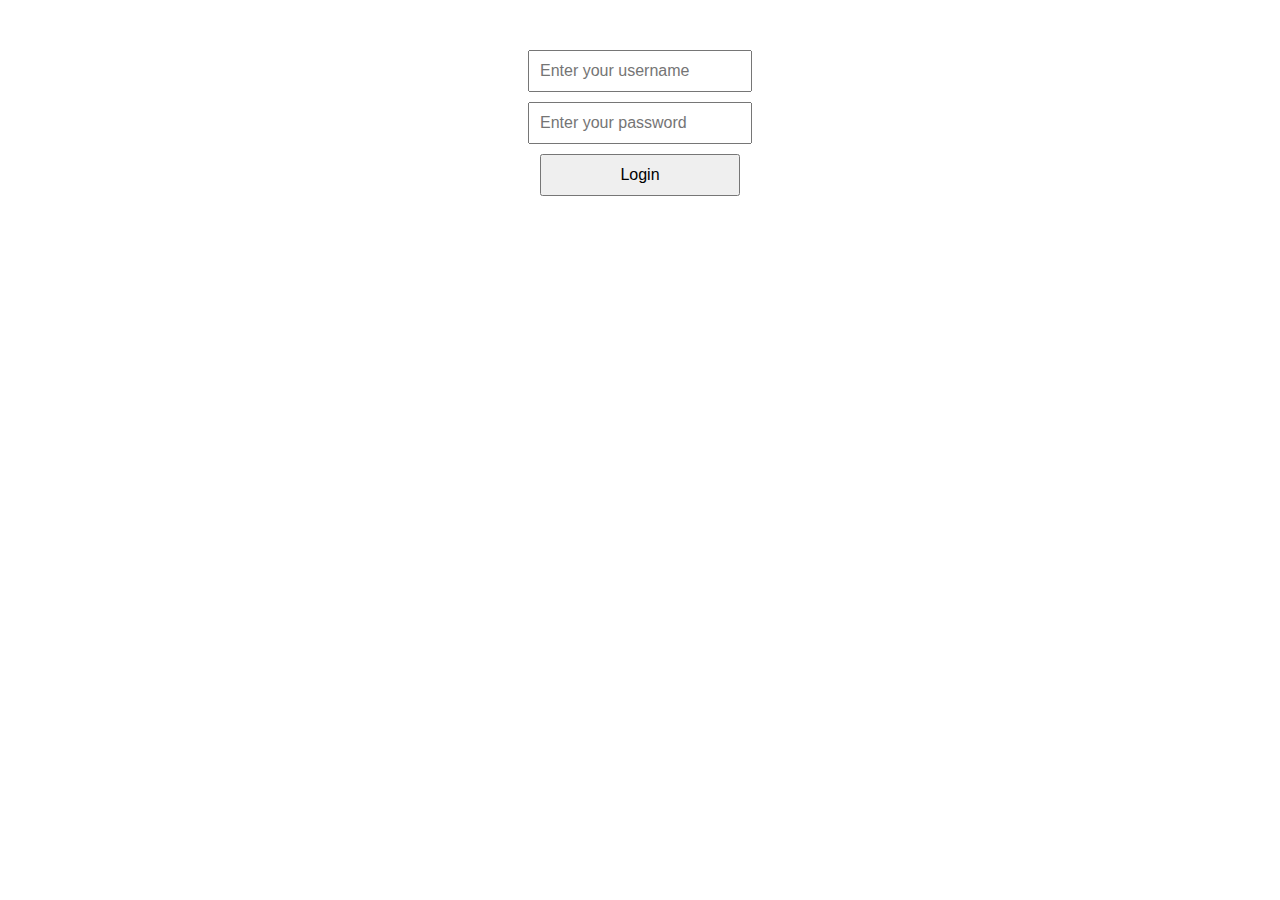
<file: index.html>
<!DOCTYPE html>
<html lang="en">
<head>
    <meta charset="UTF-8">
    <meta name="viewport" content="width=device-width, initial-scale=1.0">
    <title>Login</title>
    <link rel="stylesheet" href="styles_login.css">
</head>
<body>
    <h1></h1>
    <div class="form-container">
        <input type="text" id="usernameInput" placeholder="Enter your username">
        <input type="password" id="passwordInput" placeholder="Enter your password">
        <button id="loginButton">Login</button>
    </div>
    <p id="loginMessage"></p>

    <script src="scripts_login.js"></script>
</body>
</html>
</file>
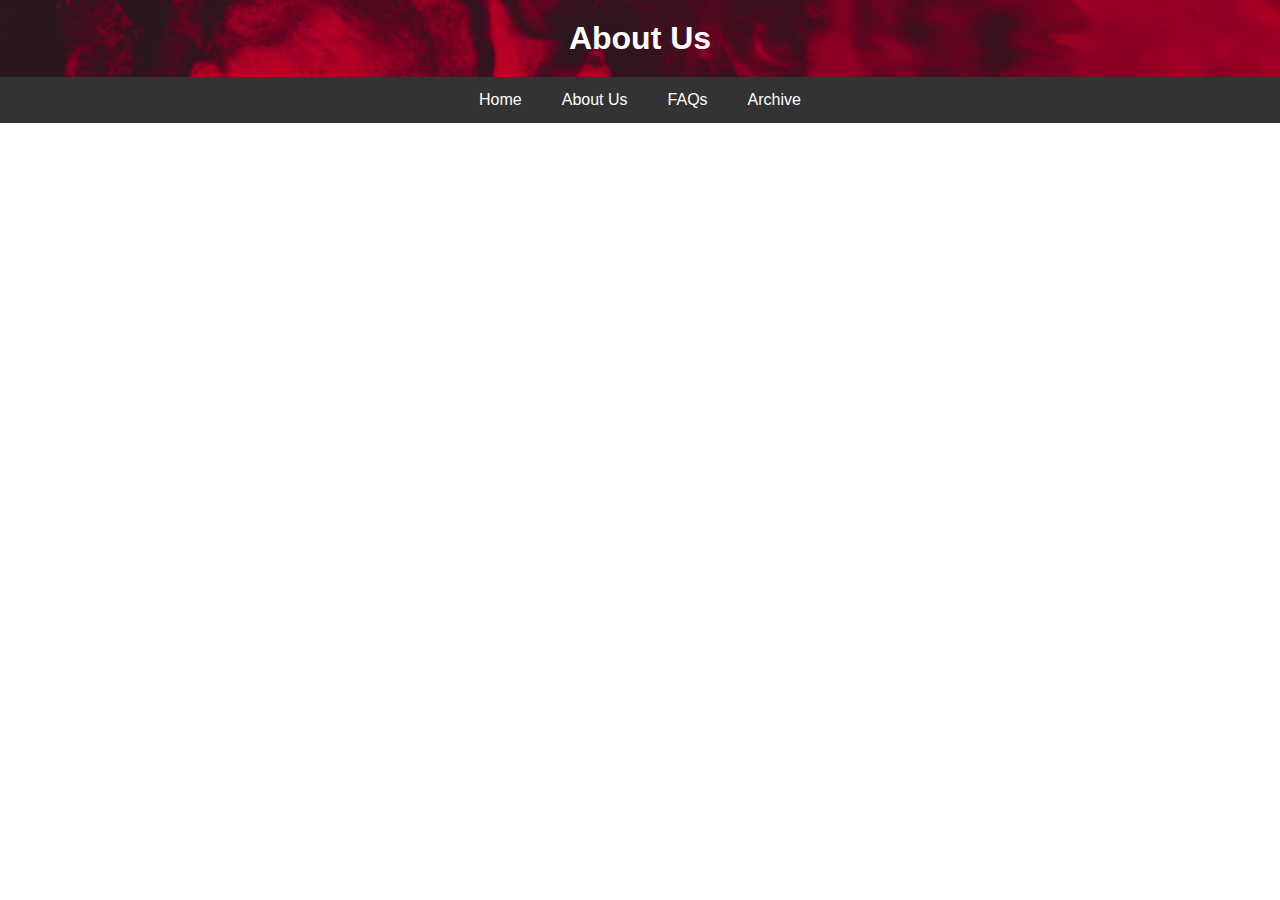
<file: AboutUs.html>
<!DOCTYPE html>
<html lang="en">
<head>
    <meta charset="UTF-8">
    <meta name="viewport" content="width=device-width, initial-scale=1.0">
    <title>About</title>
    <link rel="stylesheet" href="styles.css">
</head>
<body>
    <div class="header">
        <h1>About Us</h1>
    </div>
    <div class="nav-bar">
     <a href="#" onclick="navigateTo('home.html')">Home</a>
     <a href="#" onclick="navigateTo('AboutUs.html')">About Us</a>
     <a href="#" onclick="navigateTo('FAQs.html')">FAQs</a>
    <a href="#" onclick="navigateTo('archive.html')">Archive</a>
    </div>
    <script src="scripts.js"></script>
</body>
</html>
</file>
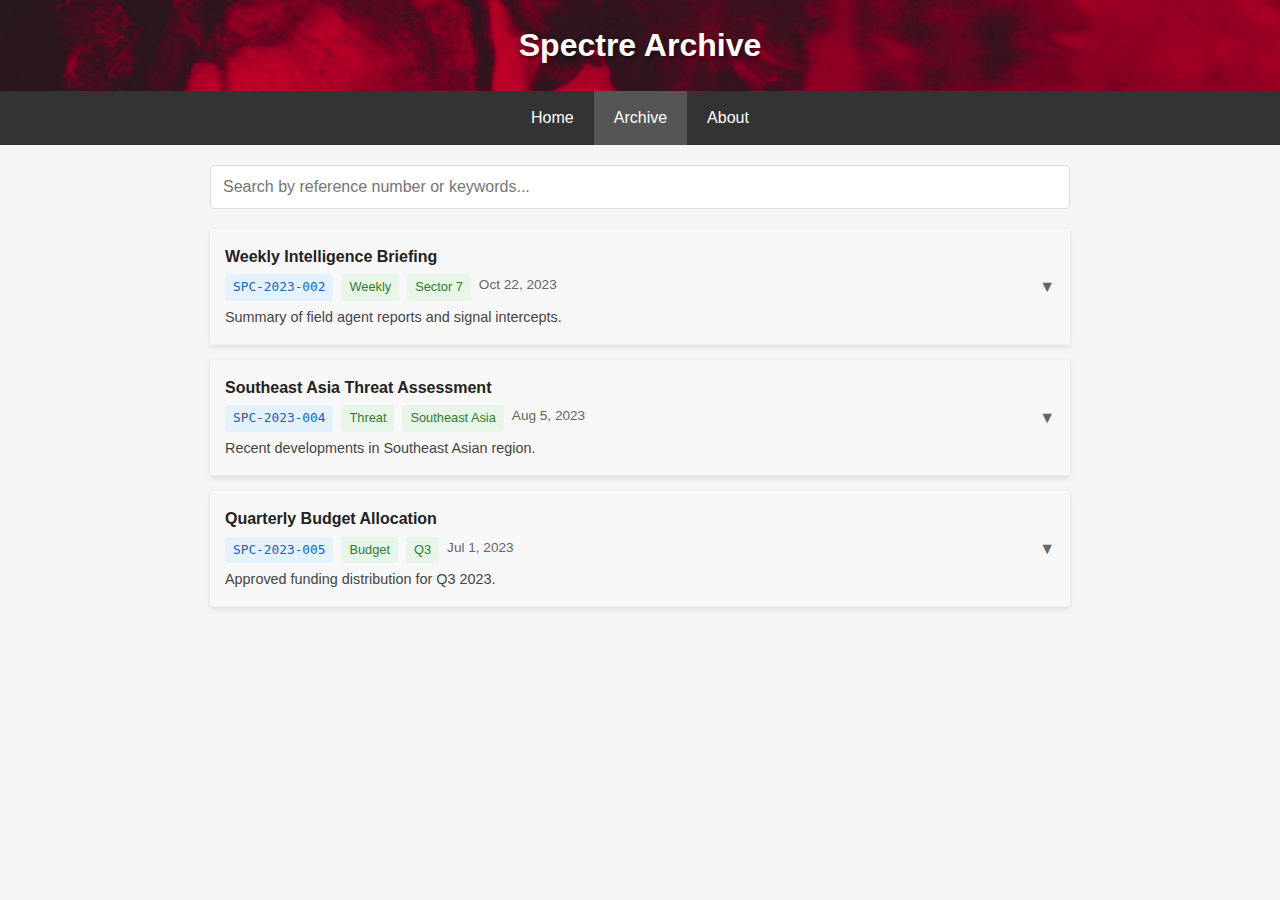
<file: Archive.html>
<!DOCTYPE html>
<html lang="en">
<head>
    <meta charset="UTF-8">
    <meta name="viewport" content="width=device-width, initial-scale=1.0">
    <title>Spectre Archive</title>
    <link rel="stylesheet" href="styles_archive.css">
</head>
<body>
    <div class="header">
        <h1>Spectre Archive</h1>
    </div>

    <!-- Navigation Bar -->
    <nav class="nav-bar">
        <a href="home.html">Home</a>
        <a href="archive.html" class="active">Archive</a>
        <a href="about.html">About</a>
    </nav>

    <div class="container">
        <div class="search-box">
            <input type="text" id="searchInput" placeholder="Search by reference number or keywords...">
        </div>
        
        <div id="documentsContainer">
            <!-- Documents will be loaded here -->
        </div>
    </div>

    <script>
        // Hardcoded document data
        const documents = [
            {
                ref: "SPC-2023-001",
                title: "Operation Midnight Sun",
                date: "2023-11-15",
                tags: ["Arctic", "Surveillance"],
                confidential: true,
                summary: "Final report on Arctic surveillance operations.",
                content: "All assets were successfully extracted with minimal complications. Weather conditions proved more challenging than anticipated, requiring adjustment to extraction timelines. Recommend additional cold weather gear for future operations in this region."
            },
            {
                ref: "SPC-2023-002",
                title: "Weekly Intelligence Briefing",
                date: "2023-10-22",
                tags: ["Weekly", "Sector 7"],
                confidential: false,
                summary: "Summary of field agent reports and signal intercepts.",
                content: "Increased activity detected in Sector 7. All other sectors reporting normal status. Signal intercepts suggest possible communication between unknown parties using encrypted channels. Three new frequencies identified for monitoring."
            },
            {
                ref: "SPC-2023-003",
                title: "Asset Extraction Protocol",
                date: "2023-09-18",
                tags: ["Protocol", "Emergency"],
                confidential: true,
                summary: "Standard operating procedures for emergency extraction.",
                content: "Updated safe house locations and new verification codes for Q4 2023. All field agents must acknowledge receipt of this update. Changes include new extraction points in urban areas and revised authentication procedures."
            },
            {
                ref: "SPC-2023-004",
                title: "Southeast Asia Threat Assessment",
                date: "2023-08-05",
                tags: ["Threat", "Southeast Asia"],
                confidential: false,
                summary: "Recent developments in Southeast Asian region.",
                content: "Shifting alliances detected. Three new persons of interest identified. Recommended increased surveillance on shipping lanes near coordinates 12.3456, 98.7654. Particular attention should be paid to cargo manifests from identified vessels."
            },
            {
                ref: "SPC-2023-005",
                title: "Quarterly Budget Allocation",
                date: "2023-07-01",
                tags: ["Budget", "Q3"],
                confidential: false,
                summary: "Approved funding distribution for Q3 2023.",
                content: "Field operations 45%, Research 25%, Equipment 20%, Contingency 10%. Special projects budget to be reviewed separately at next board meeting. Note: Additional funds allocated for drone upgrades in surveillance division."
            }
        ];

        // Format date
        function formatDate(dateString) {
            const options = { year: 'numeric', month: 'short', day: 'numeric' };
            return new Date(dateString).toLocaleDateString('en-US', options);
        }

        // Render documents
        function renderDocuments(searchTerm = '') {
            const container = document.getElementById('documentsContainer');
            container.innerHTML = '';
            
            const searchLower = searchTerm.toLowerCase();
            const isRefSearch = searchLower.startsWith("spc-") || searchLower.startsWith("spc");
            
            const filteredDocs = documents.filter(doc => {
                // Always show if not confidential
                if (!doc.confidential) return true;
                
                // Show confidential docs only if searched by exact reference
                if (doc.confidential) {
                    return doc.ref.toLowerCase() === searchLower || 
                           doc.ref.toLowerCase().includes(searchLower);
                }
                
                return false;
            }).filter(doc => {
                // Additional filtering for non-confidential docs
                if (!doc.confidential) {
                    return doc.ref.toLowerCase().includes(searchLower) || 
                           doc.title.toLowerCase().includes(searchLower) ||
                           doc.summary.toLowerCase().includes(searchLower) ||
                           doc.tags.some(tag => tag.toLowerCase().includes(searchLower));
                }
                return true;
            });
            
            if (filteredDocs.length === 0) {
                container.innerHTML = '<div class="no-results">No documents found matching your search criteria.</div>';
                return;
            }
            
            filteredDocs.forEach(doc => {
                const docElement = document.createElement('div');
                docElement.className = `document ${doc.confidential && !isRefSearch ? 'hidden-doc' : ''}`;
                docElement.innerHTML = `
                    <div class="document-header">
                        <div>
                            <div class="document-title">${doc.title}</div>
                            <div class="document-meta">
                                <span class="document-ref">${doc.ref}</span>
                                ${doc.tags.map(tag => `<span class="document-tag">${tag}</span>`).join('')}
                                ${doc.confidential ? '<span class="confidential-tag">CONFIDENTIAL</span>' : ''}
                                <span class="document-date">${formatDate(doc.date)}</span>
                            </div>
                            <div class="document-summary">${doc.summary}</div>
                        </div>
                        <div class="expand-icon">▼</div>
                    </div>
                    <div class="document-content">
                        <p>${doc.content}</p>
                    </div>
                `;
                container.appendChild(docElement);
                
                // Add click handler
                docElement.querySelector('.document-header').addEventListener('click', () => {
                    docElement.classList.toggle('active');
                });
            });
        }

        // Initialize
        document.addEventListener('DOMContentLoaded', () => {
            renderDocuments();
            
            // Search functionality
            document.getElementById('searchInput').addEventListener('input', (e) => {
                renderDocuments(e.target.value);
            });
        });
    </script>
</body>
</html>
</file>
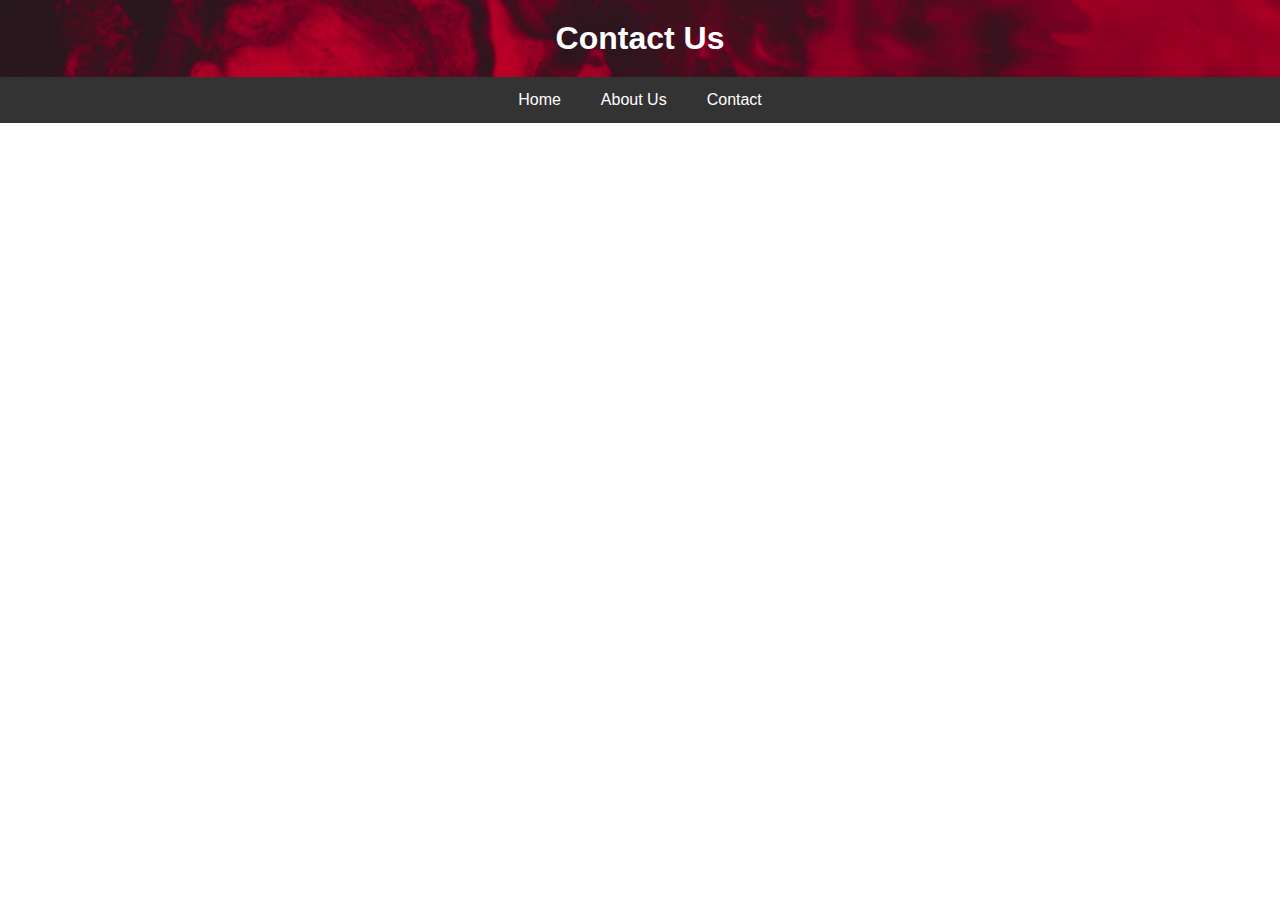
<file: contact.html>
<!DOCTYPE html>
<html lang="en">
<head>
    <meta charset="UTF-8">
    <meta name="viewport" content="width=device-width, initial-scale=1.0">
    <title>Contact</title>
    <link rel="stylesheet" href="styles.css">
</head>
<body>
    <div class="header">
        <h1>Contact Us</h1>
    </div>
    <div class="nav-bar">
     <a href="#" onclick="navigateTo('home.html')">Home</a>
     <a href="#" onclick="navigateTo('AboutUs.html')">About Us</a>
     <a href="#" onclick="navigateTo('contact.html')">Contact</a>
    </div>
    <script src="scripts.js"></script>
</body>
</html>
</file>
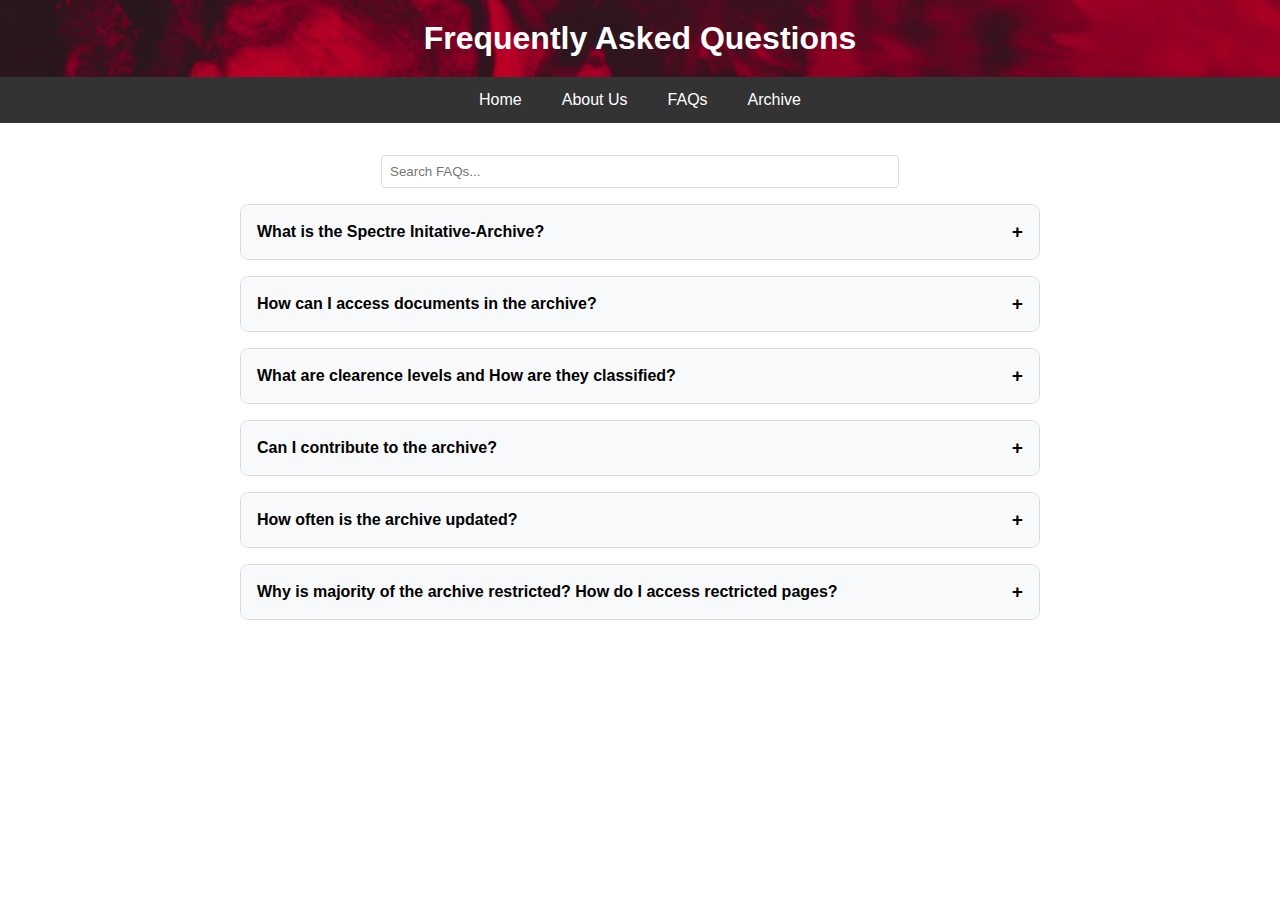
<file: FAQs.html>
<!DOCTYPE html>
<html lang="en">
<head>
    <meta charset="UTF-8">
    <meta name="viewport" content="width=device-width, initial-scale=1.0">
    <title>FAQs - Spectre International Archive</title>
    <link rel="stylesheet" href="styles.css">
    <style>
        /* FAQ-specific styles */
        .faq-container {
            max-width: 800px;
            margin: 2rem auto;
            padding: 0 1rem;
        }
        
        .faq-item {
            margin-bottom: 1rem;
            border: 1px solid #ddd;
            border-radius: 8px;
            overflow: hidden;
            transition: all 0.3s ease;
        }
        
        .faq-question {
            padding: 1rem;
            background-color: #f8f9fa;
            cursor: pointer;
            display: flex;
            justify-content: space-between;
            align-items: center;
            font-weight: 600;
        }
        
        .faq-question:hover {
            background-color: #e9ecef;
        }
        
        .faq-answer {
            padding: 0 1rem;
            max-height: 0;
            overflow: hidden;
            transition: max-height 0.3s ease;
        }
        
        .faq-item.active .faq-answer {
            padding: 1rem;
            max-height: 500px;
        }
        
        .faq-toggle {
            font-size: 1.2rem;
            transition: transform 0.3s ease;
        }
        
        .faq-item.active .faq-toggle {
            transform: rotate(45deg);
        }
        
        .search-container {
            margin: 1rem 0;
            text-align: center;
        }
        
        #faq-search {
            padding: 0.5rem;
            width: 100%;
            max-width: 500px;
            border: 1px solid #ddd;
            border-radius: 4px;
        }
        
        .no-results {
            text-align: center;
            padding: 2rem;
            color: #666;
            display: none;
        }
    </style>
</head>
<body>
    <div class="header">
        <h1>Frequently Asked Questions</h1>
    </div>
    <div class="nav-bar">
        <a href="#" onclick="navigateTo('home.html')">Home</a>
        <a href="#" onclick="navigateTo('AboutUs.html')">About Us</a>
        <a href="#" onclick="navigateTo('FAQs.html')">FAQs</a>
        <a href="#" onclick="navigateTo('archive.html')">Archive</a>
    </div>
    
    <div class="faq-container">
        <div class="search-container">
            <input type="text" id="faq-search" placeholder="Search FAQs...">
        </div>
        
        <div class="faq-list">
            <div class="faq-item">
                <div class="faq-question">
                    <span>What is the Spectre Initative-Archive?</span>
                    <span class="faq-toggle">+</span>
                </div>
                <div class="faq-answer">
                    <p>The Spectre International Initiative-Archive is a digital repository of classified documents and historical records related to Anomalous objects, events, technology, creatures and Alternate Timelines made by The Spectre International Initiative.</p>
                </div>
            </div>
            
            <div class="faq-item">
                <div class="faq-question">
                    <span>How can I access documents in the archive?</span>
                    <span class="faq-toggle">+</span>
                </div>
                <div class="faq-answer">
                    <p>Most documents in our archive are freely accessible if you have the clearence level. Simply navigate to the archive section and browse or search for documents of interest.</p>
                </div>
            </div>
            
            <div class="faq-item">
                <div class="faq-question">
                    <span>What are clearence levels and How are they classified?</span>
                    <span class="faq-toggle">+</span>
                </div>
                <div class="faq-answer">
                    <p>Clearence Level/s or simply "CL" are a numerical representation of the access, respect, money and Infomation given to you by The Spectre International Initiative. It is represented in the form of 'CL-[x]', where 'x' is your clearence level [1 is lowest and 10 is highest].</p>
                </div>
            </div>
            
            <div class="faq-item">
                <div class="faq-question">
                    <span>Can I contribute to the archive?</span>
                    <span class="faq-toggle">+</span>
                </div>
                <div class="faq-answer">
                    <p>We welcome contributions from Researchers and Directors alike, if the anomalous creature/effect about which you contribute about is found to be unique, you will be sufficently rewarded.</p>
                </div>
            </div>
            
            <div class="faq-item">
                <div class="faq-question">
                    <span>How often is the archive updated?</span>
                    <span class="faq-toggle">+</span>
                </div>
                <div class="faq-answer">
                    <p>We add new materials regularly as they become available and pass our verification process. Major updates are announced by The Branch Directors in person over intercom .</p>
                </div>
            </div>
            
            <div class="faq-item">
                <div class="faq-question">
                    <span>Why is majority of the archive restricted? How do I access rectricted pages?</span>
                    <span class="faq-toggle">+</span>
                </div>
                <div class="faq-answer">
                    <p>You will find the majority of the online-archive to be unusually very restricted for low-CL researchers, this is for security reasons. You can increase your access by going in person to Site-37 and getting verified there or just have a CL of over '6'.</p>
                </div>
            </div>
        </div>
        
        <div class="no-results">
            <p>No FAQs matched your search. Try different keywords or Increase CL through verified [unique] contributions.</p>
        </div>
    </div>
    
    <script>
        // FAQ functionality
        document.addEventListener('DOMContentLoaded', function() {
            const faqItems = document.querySelectorAll('.faq-item');
            const searchInput = document.getElementById('faq-search');
            const noResults = document.querySelector('.no-results');
            
            // Toggle FAQ answers
            faqItems.forEach(item => {
                const question = item.querySelector('.faq-question');
                question.addEventListener('click', () => {
                    item.classList.toggle('active');
                });
            });
            
            // Search functionality
            searchInput.addEventListener('input', function() {
                const searchTerm = this.value.toLowerCase();
                let hasResults = false;
                
                faqItems.forEach(item => {
                    const question = item.querySelector('.faq-question span:first-child').textContent.toLowerCase();
                    const answer = item.querySelector('.faq-answer').textContent.toLowerCase();
                    
                    if (question.includes(searchTerm) || answer.includes(searchTerm)) {
                        item.style.display = '';
                        hasResults = true;
                    } else {
                        item.style.display = 'none';
                    }
                });
                
                noResults.style.display = hasResults ? 'none' : 'block';
            });
            
            // Navigation function
            window.navigateTo = function(page) {
                window.location.href = page;
            };
        });
    </script>
</body>
</html>
</file>
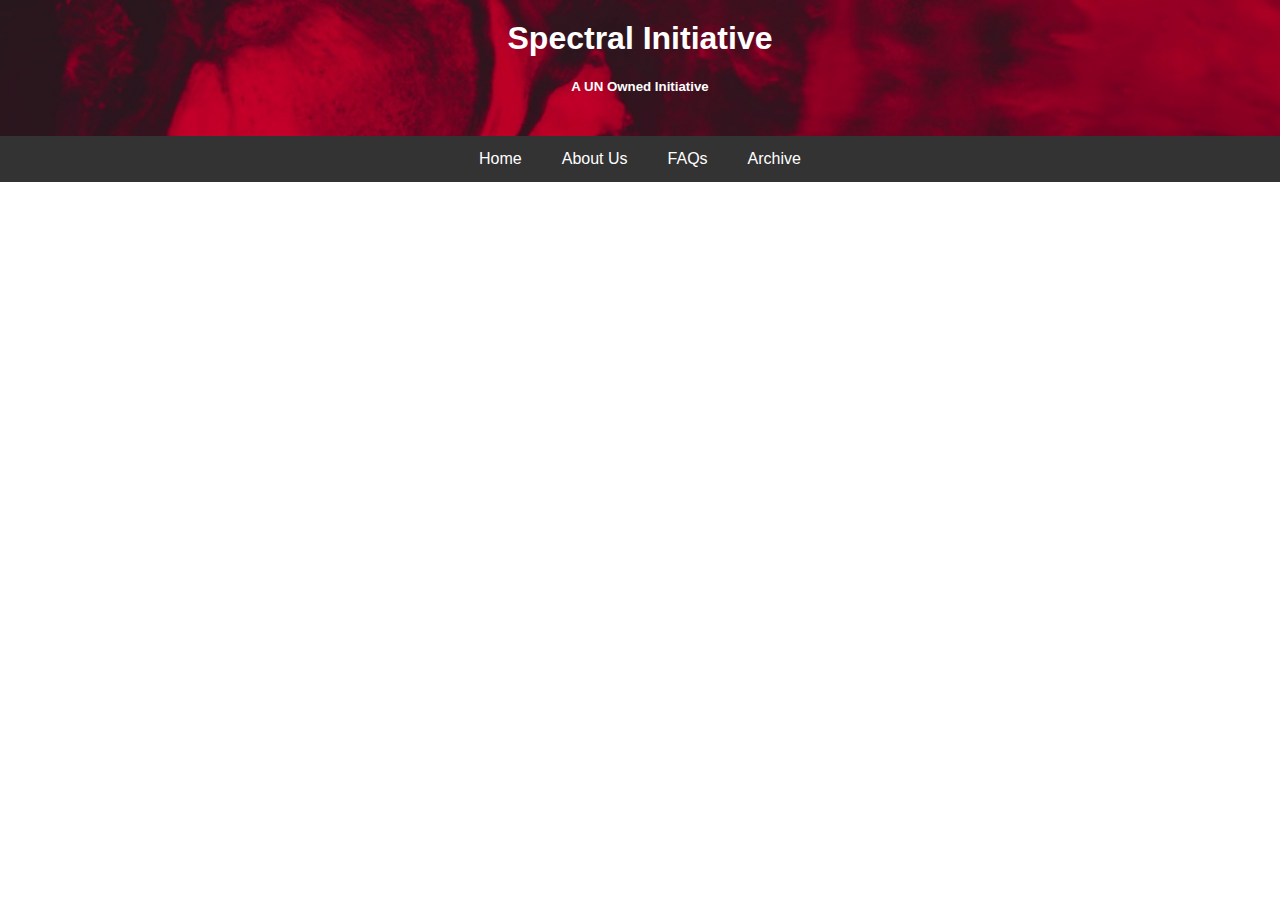
<file: home.html>
<!DOCTYPE html>
<html lang="en">
<head>
    <meta charset="UTF-8">
    <meta name="viewport" content="width=device-width, initial-scale=1.0">
    <title>Home_page</title>
    <link rel="stylesheet" href="styles.css">
</head>
<body>
    <div class="header">
        <h1> Spectral Initiative</h1>
        <h5> A UN Owned Initiative</h5>
    </div>
    <div class="nav-bar">
        <a href="#" onclick="navigateTo('home.html')">Home</a>
        <a href="#" onclick="navigateTo('AboutUs.html')">About Us</a>
        <a href="#" onclick="navigateTo('FAQs.html')">FAQs</a>
        <a href="#" onclick="navigateTo('archive.html')">Archive</a>
    </div>
    <script src="scripts.js"></script>
</body>
</html>
</file>
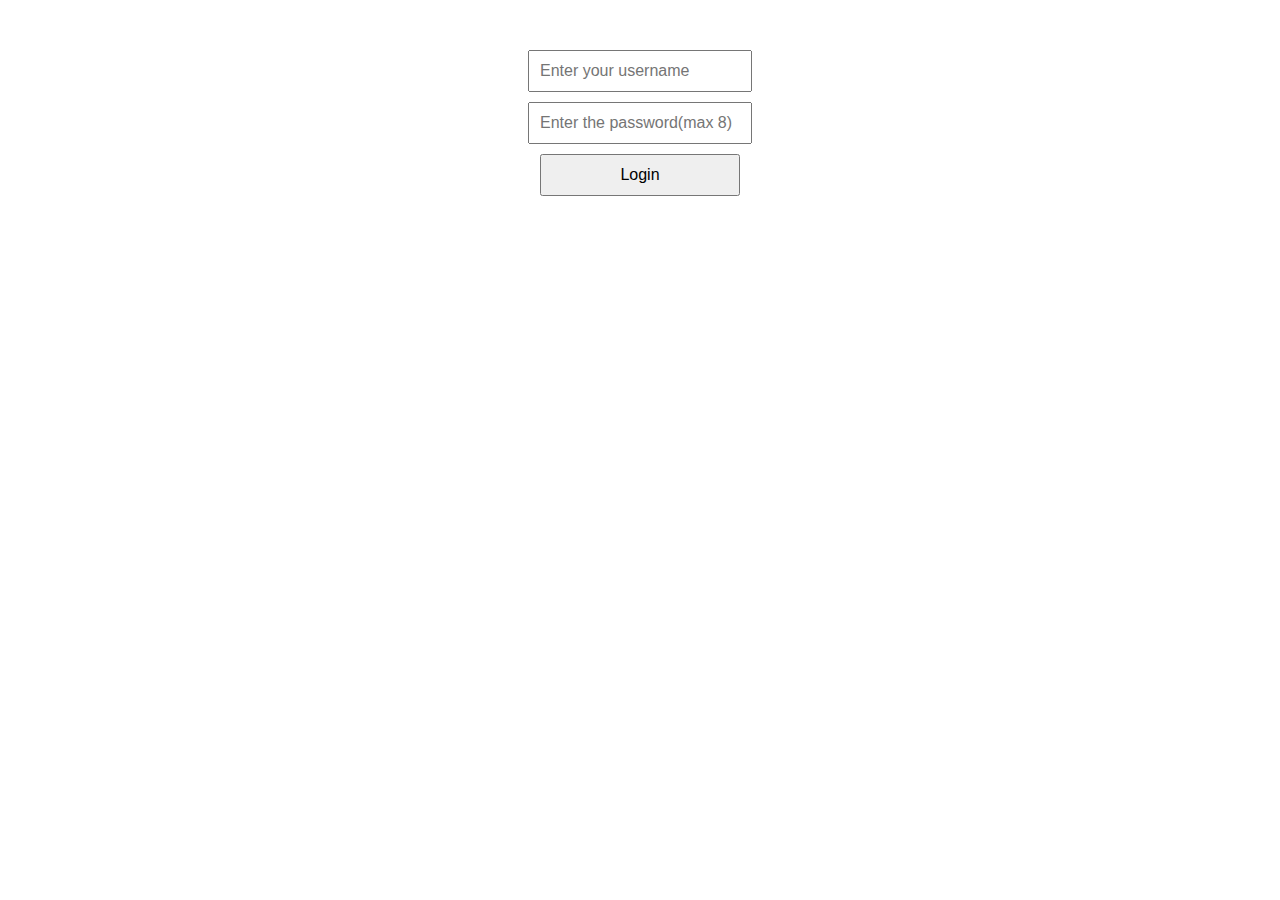
<file: login.html>
<!DOCTYPE html>
<html lang="en">
<head>
    <meta charset="UTF-8">
    <meta name="viewport" content="width=device-width, initial-scale=1.0">
    <title>Login</title>
    <link rel="stylesheet" href="styles_login.css">
</head>
<body>
    <div class="form-container">
        <input type="text" id="usernameInput" placeholder="Enter your username">
        <input type="password" id="passwordInput" placeholder="Enter the password(max 8)">
        <button id="loginButton">Login</button>
    </div>
    <p id="loginMessage"></p>

    <script src="scripts_login.js"></script>
</body>
</html>
</file>
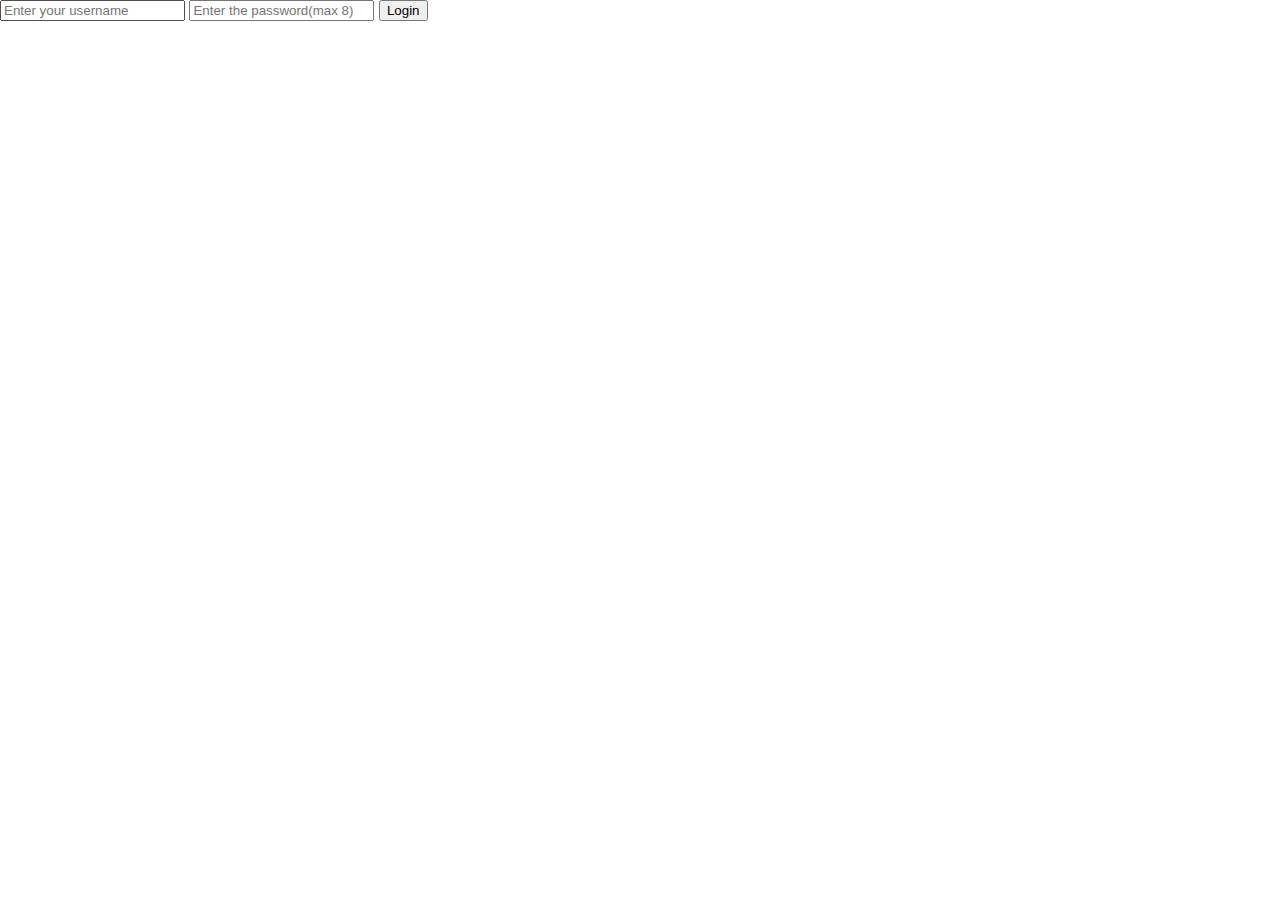
<file: spectre_login.html>
<!DOCTYPE html>
<html lang="en">
<head>
    <meta charset="UTF-8">
    <meta name="viewport" content="width=device-width, initial-scale=1.0">
    <title>Login</title>
    <link rel="stylesheet" href="styles.css">
</head>
<body>
    <div class="form-container">
        <input type="text" id="usernameInput" placeholder="Enter your username">
        <input type="password" id="passwordInput" placeholder="Enter the password(max 8)">
        <button id="loginButton">Login</button>
    </div>
    <p id="loginMessage"></p>

    <script src="scripts.js"></script>
</body>
</html>
</file>
<file: styles_login.css>
/* styles.css */
body {
    font-family: Arial, sans-serif;
    text-align: center;
    margin-top: 50px;
}

.form-container {
    display: flex;
    flex-direction: column;
    align-items: center;
    gap: 10px; /* space between each element */
}

input, button {
    padding: 10px;
    font-size: 16px;
    width: 200px; /* optional, to make them consistent in width */
}

button {
    cursor: pointer;
}

p {
    font-size: 18px;
    color: #333;
}
</file>
<file: styles.css>
body {
    font-family: Arial;
    margin: 0;
    padding: 0;
}

.header {
    background-image: url('header_background.jpg');
    background-size: cover;
    padding: 20px;
    text-align: center;
    color: white;
}

.header h1 {
    margin: 0;
}

.nav-bar {
    display: flex;
    justify-content: center;
    background-color: #333;
}

.nav-bar a {
    color: white;
    padding: 14px 20px;
    text-decoration: none;
    text-align: center;
}

.nav-bar a:hover {
    background-color: #ddd;
    color: black;
}
</file>
<file: styles_archive.css>
/* styles.css */
* {
    margin: 0;
    padding: 0;
    box-sizing: border-box;
    font-family: Arial, sans-serif;
}

body {
    background-color: #f5f5f5;
    color: #333;
    line-height: 1.6;
}

.header {
    background-image: url('header_background.jpg');
    background-size: cover;
    padding: 20px;
    text-align: center;
    color: white;
}

.header h1 {
    margin: 0;
    text-shadow: 2px 2px 4px rgba(0,0,0,0.5);
}

/* Navigation Bar */
.nav-bar {
    display: flex;
    justify-content: center;
    background-color: #333;
}

.nav-bar a {
    color: white;
    padding: 14px 20px;
    text-decoration: none;
    text-align: center;
    transition: all 0.3s;
}

.nav-bar a:hover {
    background-color: #ddd;
    color: black;
}

.nav-bar a.active {
    background-color: #555;
}

/* Main Content */
.container {
    max-width: 900px;
    margin: 20px auto;
    padding: 0 20px;
}

.search-box {
    margin-bottom: 20px;
}

#searchInput {
    width: 100%;
    padding: 12px;
    border: 1px solid #ddd;
    border-radius: 4px;
    font-size: 1rem;
}

/* Document Styles */
.document {
    background: white;
    margin-bottom: 15px;
    border-radius: 4px;
    box-shadow: 0 2px 5px rgba(0,0,0,0.1);
    overflow: hidden;
}

.document-header {
    padding: 15px;
    cursor: pointer;
    display: flex;
    justify-content: space-between;
    align-items: center;
    background-color: #f8f8f8;
    border-bottom: 1px solid #eee;
}

.document-header:hover {
    background-color: #eee;
}

.document-title {
    font-weight: bold;
    color: #222;
    margin-bottom: 5px;
}

.document-meta {
    display: flex;
    flex-wrap: wrap;
    gap: 8px;
    margin-bottom: 5px;
}

.document-ref {
    background-color: #e3f2fd;
    color: #1565c0;
    padding: 3px 8px;
    border-radius: 3px;
    font-size: 0.8rem;
    font-family: monospace;
}

.document-tag {
    background-color: #e8f5e9;
    color: #2e7d32;
    padding: 3px 8px;
    border-radius: 3px;
    font-size: 0.8rem;
}

.confidential-tag {
    background-color: #ffebee;
    color: #c62828;
    padding: 3px 8px;
    border-radius: 3px;
    font-size: 0.8rem;
    font-weight: bold;
}

.document-date {
    color: #666;
    font-size: 0.85rem;
}

.document-summary {
    color: #444;
    font-size: 0.9rem;
}

.document-content {
    padding: 0 15px;
    max-height: 0;
    overflow: hidden;
    transition: max-height 0.3s ease;
}

.document.active .document-content {
    padding: 15px;
    max-height: 1000px;
    background-color: #fafafa;
}

.expand-icon {
    transition: transform 0.3s;
    color: #666;
}

.document.active .expand-icon {
    transform: rotate(180deg);
}

.no-results {
    text-align: center;
    padding: 30px;
    color: #666;
    background-color: white;
    border-radius: 4px;
    box-shadow: 0 2px 5px rgba(0,0,0,0.1);
}

.hidden-doc {
    display: none;
}
</file>
